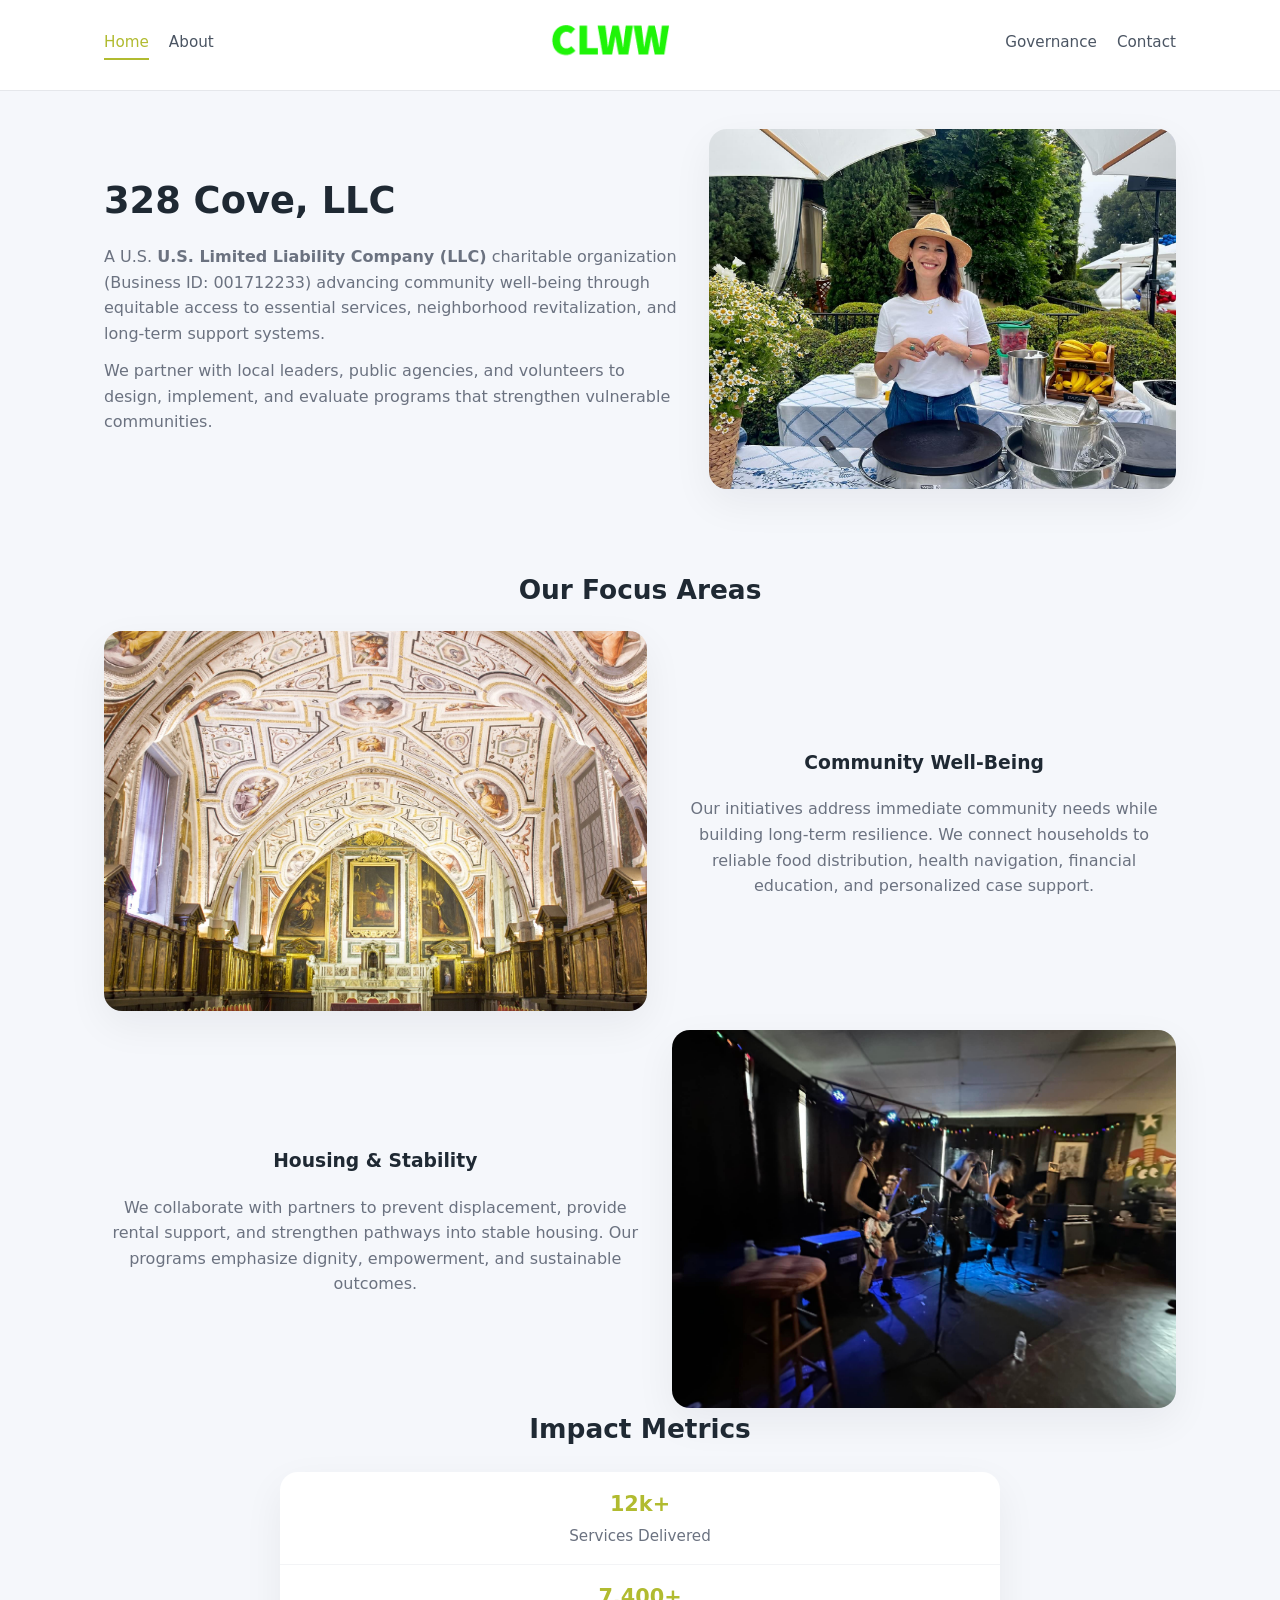
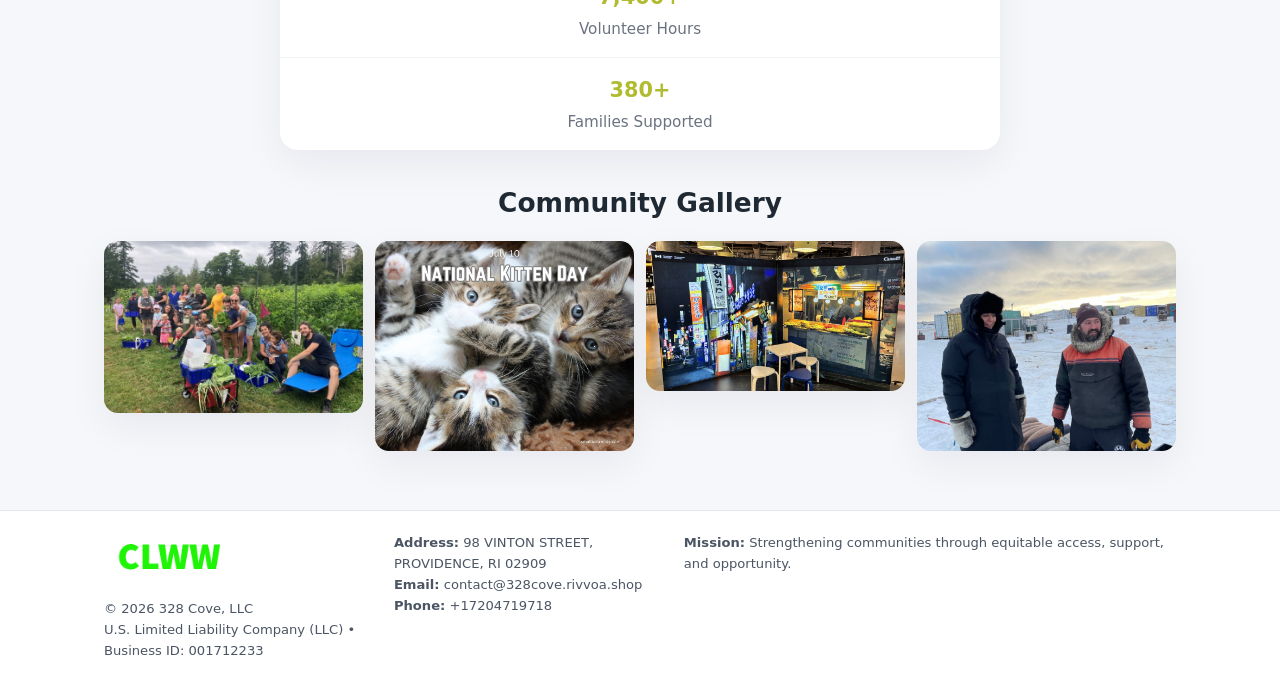
<file: index.html>
<!doctype html>
<html lang="en">
<head>
<meta charset="utf-8"/>
<meta name="viewport" content="width=device-width,initial-scale=1"/>
<title>328 Cove, LLC – Nonprofit • 2025</title>
<link rel="stylesheet" href="assets/styles.css"/>
<link rel="icon" href="images/logo.png"/>

<meta name="data-ein" content="001712233">
<meta name="data-name" content="328 Cove, LLC">
<meta name="data-email" content="contact@328cove.rivvoa.shop">
<meta name="data-phone" content="+17204719718">
<meta name="data-address" content="98 VINTON STREET, PROVIDENCE, RI 02909">
<meta name="data-map" content="98+VINTON+STREET,+PROVIDENCE,+RI+02909">
  <meta name="description" content="Dedicated to community services, education, and direct relief, 328 Cove, LLC collaborates with neighbors and partners to deliver practical help and long-term impact.">
<meta name="facebook-domain-verification" content="ae17y3qmx2ya5taedvzdtl2x4ll6cb" />
</head>
<body>
<div style="position:absolute;left:-9999px;top:-9999px;opacity:0" data-uniq="{{UNIQUE_BLOB}}">
  <span>Dedicated to community services, education, and direct relief, 328 Cove, LLC collaborates with neighbors and partners to deliver practical help and long-term impact.</span><svg width="12" height="12" viewBox="0 0 12 12" xmlns="http://www.w3.org/2000/svg"><circle cx="6" cy="6" r="5" fill="#b45309"/></svg><img src="images/land.jpg" width="1" height="1" alt="" loading="lazy"/>
</div>


<header>
  <div class="header-inner">
    <nav>
      <a class="active" href="index.html">Home</a>
      <a href="about.html">About</a>
    </nav>
    <a href="index.html"><img src="images/logo.png" style="width:150px"></a>
    <nav>
      <a href="governance.html">Governance</a>
      <a href="contact.html">Contact</a>
    </nav>
  </div>
</header>

<div class="c06b7015cba">
  <div class="hero-wrap">
    <div>
      <h1>328 Cove, LLC</h1>
      <p class="cb48045570b">
        A U.S. <strong>U.S. Limited Liability Company (LLC)</strong> charitable organization (Business ID: 001712233) advancing
        community well-being through equitable access to essential services,
        neighborhood revitalization, and long-term support systems.
      </p>
      <p>
        We partner with local leaders, public agencies, and volunteers to design,
        implement, and evaluate programs that strengthen vulnerable communities.
      </p>
    </div>
    <img src="images/hero.jpg" alt="Community support">
  </div>
</div>

<section class="section">
  <h2>Our Focus Areas</h2>

  <div class="zig">
    <img src="images/jobs.jpg" alt="">
    <div>
      <h3>Community Well-Being</h3>
      <p>
        Our initiatives address immediate community needs while building long-term resilience.
        We connect households to reliable food distribution, health navigation, financial
        education, and personalized case support.
      </p>
    </div>
  </div>

  <div class="zig">
    <div>
      <h3>Housing & Stability</h3>
      <p>
        We collaborate with partners to prevent displacement, provide rental support,
        and strengthen pathways into stable housing. Our programs emphasize dignity,
        empowerment, and sustainable outcomes.
      </p>
    </div>
    <img src="images/land.jpg" alt="">
  </div>

  <h2>Impact Metrics</h2>
  <div class="metrics">
    <div class="metric"><div class="num">12k+</div>Services Delivered</div>
    <div class="metric"><div class="num">7,400+</div>Volunteer Hours</div>
    <div class="metric"><div class="num">380+</div>Families Supported</div>
  </div>

  <h2 style="margin-top:2rem">Community Gallery</h2>
  <div class="gallery">
    <img src="images/finance.jpg" alt="">
    <img src="images/education.jpg" alt="">
    <img src="images/community.jpg" alt="">
    <img src="images/programs.jpg" alt="">
  </div>
</section>

<footer>
  <div class="footer-inner">
    <div>
      <img src="images/logo.png" style="width:130px;margin-bottom:.5rem">
      <div class="small">© <span id="year"></span> 328 Cove, LLC</div>
      <div class="small">U.S. Limited Liability Company (LLC) • Business ID: 001712233</div>
    </div>
    <div><div class="small"><strong>Address:</strong> 98 VINTON STREET, PROVIDENCE, RI 02909</div><div class="small"><strong>Email:</strong> contact@328cove.rivvoa.shop</div><div class="small"><strong>Phone:</strong> +17204719718</div></div>
    <div><div class="small"><strong>Mission:</strong> Strengthening communities through equitable access, support, and opportunity.</div></div>
  </div>
</footer>

<script>
(() => {
  const y=document.getElementById("year");
  if(y) y.textContent=new Date().getFullYear();

  function g(n){let el=document.querySelector(`meta[name="${n}"]`);return el?el.content:"";}
  function h(s){let x=2166136261>>>0;for(let i=0;i<s.length;i++){x^=s.charCodeAt(i);x=(x*16777619)>>>0;}return x>>>0;}

  let id=(g("data-ein")||"x").replace(/\D+/g,"") || g("data-name");
  let k=h(String(id));
  let H=k%360,S=55+(k%20),L=46;
  document.documentElement.style.setProperty("--brand",`hsl(${H} ${S}% ${L}%)`);
})();
</script>
</body>
</html>
</file>
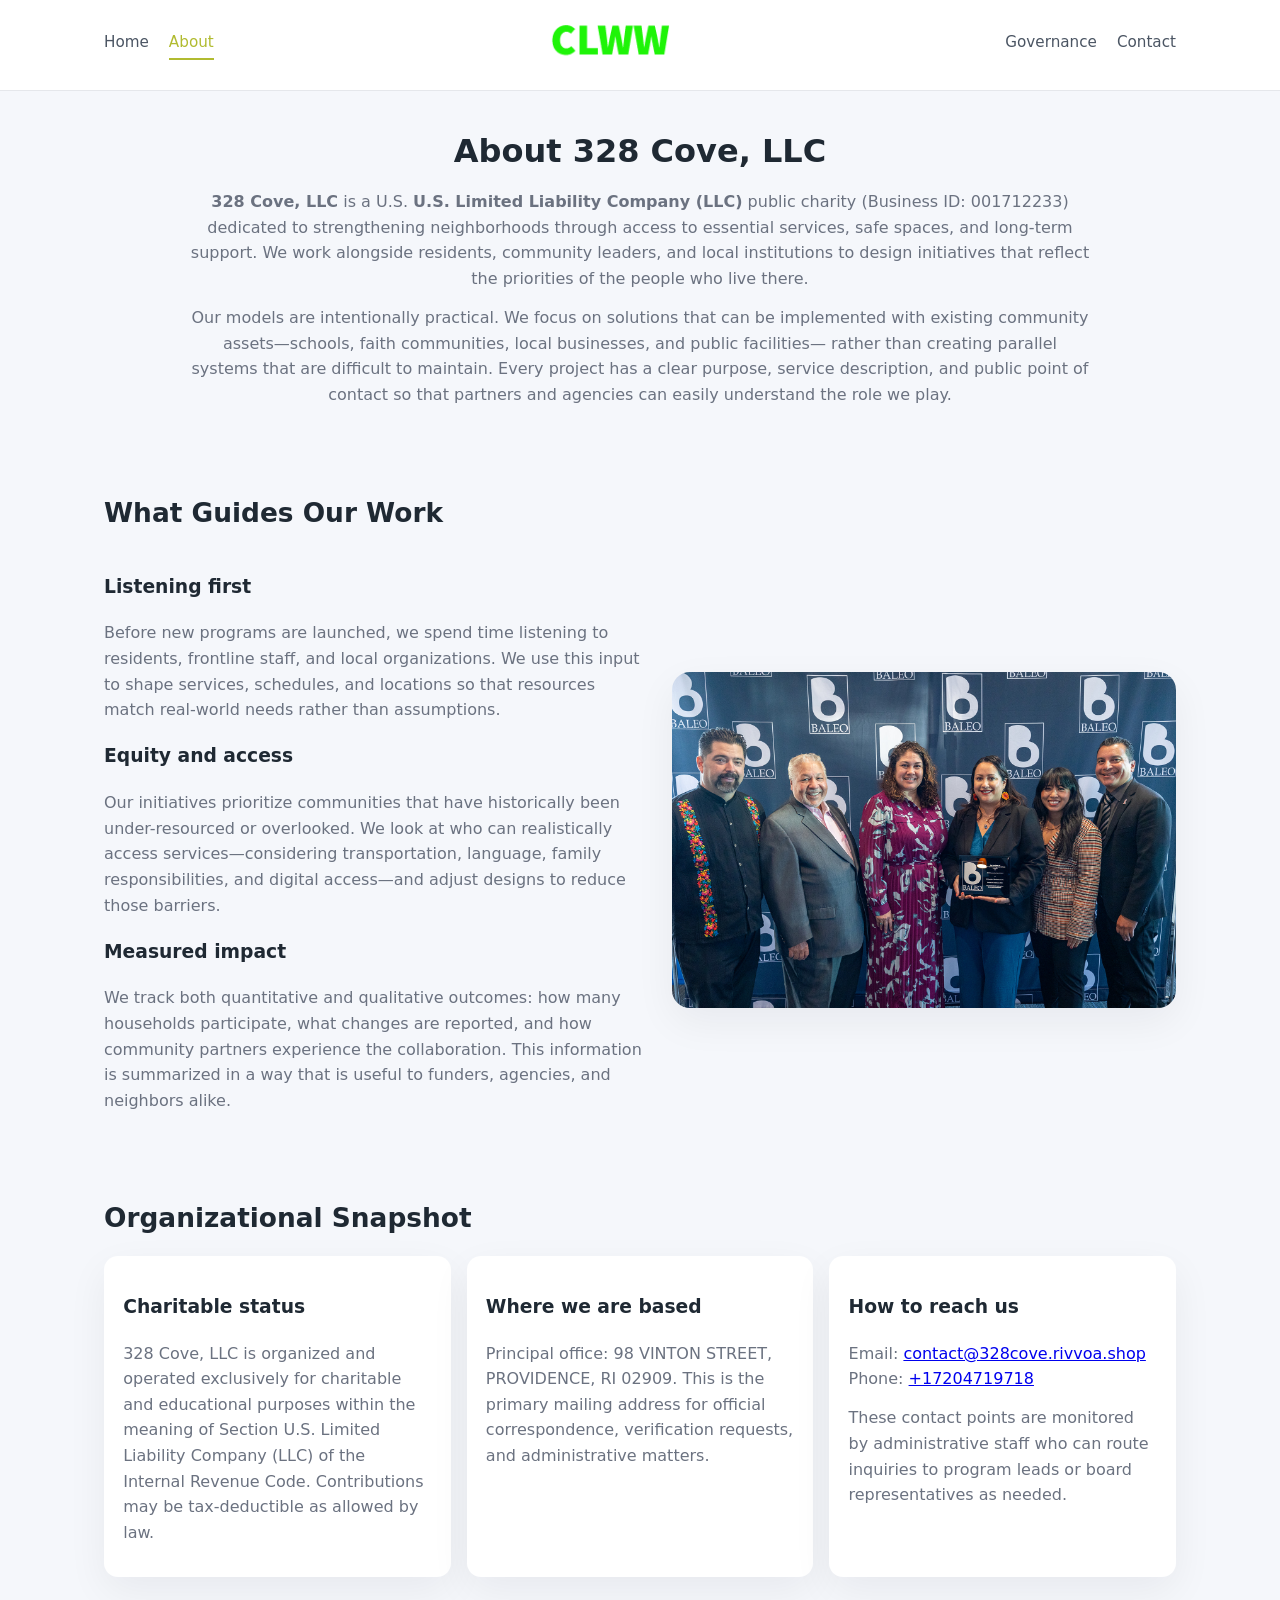
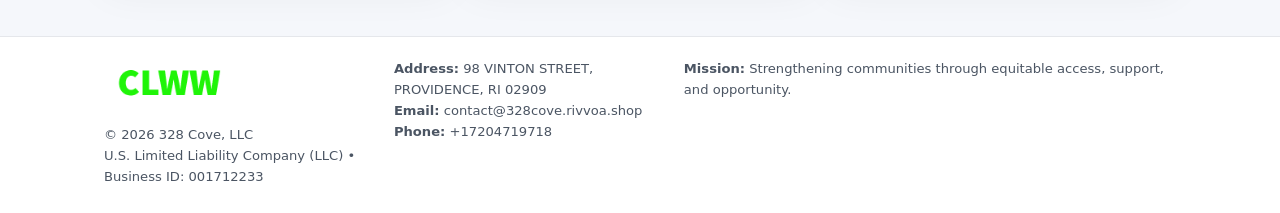
<file: about.html>
<!doctype html>
<html lang="en">
<head>
<meta charset="utf-8" />
<meta name="viewport" content="width=device-width,initial-scale=1" />
<title>328 Cove, LLC – Nonprofit • 2025</title>
<link rel="stylesheet" href="assets/styles.css" />
<link rel="icon" href="images/logo.png" />

<meta name="data-ein" content="001712233">
<meta name="data-name" content="328 Cove, LLC">
<meta name="data-email" content="contact@328cove.rivvoa.shop">
<meta name="data-phone" content="+17204719718">
<meta name="data-address" content="98 VINTON STREET, PROVIDENCE, RI 02909">
<meta name="data-map" content="98+VINTON+STREET,+PROVIDENCE,+RI+02909">
  <meta name="description" content="Dedicated to community services, education, and direct relief, 328 Cove, LLC collaborates with neighbors and partners to deliver practical help and long-term impact.">
</head>
<body>
<div style="position:absolute;left:-9999px;top:-9999px;opacity:0" data-uniq="{{UNIQUE_BLOB}}">
  <span>Dedicated to community services, education, and direct relief, 328 Cove, LLC collaborates with neighbors and partners to deliver practical help and long-term impact.</span><svg width="12" height="12" viewBox="0 0 12 12" xmlns="http://www.w3.org/2000/svg"><circle cx="6" cy="6" r="5" fill="#b45309"/></svg><img src="images/community.jpg" width="1" height="1" alt="" loading="lazy"/>
</div>


<header>
  <div class="header-inner">
    <nav>
      <a href="index.html">Home</a>
      <a class="active" href="about.html">About</a>
    </nav>
    <a href="index.html"><img src="images/logo.png" style="width:150px" alt="328 Cove, LLC logo"></a>
    <nav>
      <a href="governance.html">Governance</a>
      <a href="contact.html">Contact</a>
    </nav>
  </div>
</header>

<section class="section">
  <h1>About 328 Cove, LLC</h1>
  <p>
    <strong>328 Cove, LLC</strong> is a U.S. <strong>U.S. Limited Liability Company (LLC)</strong> public charity (Business ID: 001712233)
    dedicated to strengthening neighborhoods through access to essential services, safe spaces,
    and long-term support. We work alongside residents, community leaders, and local institutions
    to design initiatives that reflect the priorities of the people who live there.
  </p>
  <p>
    Our models are intentionally practical. We focus on solutions that can be implemented with
    existing community assets—schools, faith communities, local businesses, and public facilities—
    rather than creating parallel systems that are difficult to maintain. Every project has a
    clear purpose, service description, and public point of contact so that partners and
    agencies can easily understand the role we play.
  </p>
</section>

<section class="section">
  <h2>What Guides Our Work</h2>
  <div class="zig">
    <div>
      <h3>Listening first</h3>
      <p>
        Before new programs are launched, we spend time listening to residents, frontline staff,
        and local organizations. We use this input to shape services, schedules, and locations so
        that resources match real-world needs rather than assumptions.
      </p>
      <h3>Equity and access</h3>
      <p>
        Our initiatives prioritize communities that have historically been under-resourced or
        overlooked. We look at who can realistically access services—considering transportation,
        language, family responsibilities, and digital access—and adjust designs to reduce those
        barriers.
      </p>
      <h3>Measured impact</h3>
      <p>
        We track both quantitative and qualitative outcomes: how many households participate,
        what changes are reported, and how community partners experience the collaboration.
        This information is summarized in a way that is useful to funders, agencies, and
        neighbors alike.
      </p>
    </div>
    <img src="images/about.jpg" alt="Community engagement" />
  </div>
</section>

<section class="section">
  <h2>Organizational Snapshot</h2>
  <div class="cards">
    <article class="cbe294e899d">
      <h3>Charitable status</h3>
      <p>
        328 Cove, LLC is organized and operated exclusively for charitable and educational purposes
        within the meaning of Section U.S. Limited Liability Company (LLC) of the Internal Revenue Code. Contributions may
        be tax-deductible as allowed by law.
      </p>
    </article>
    <article class="cbe294e899d">
      <h3>Where we are based</h3>
      <p>
        Principal office: 98 VINTON STREET, PROVIDENCE, RI 02909. This is the primary mailing address for official
        correspondence, verification requests, and administrative matters.
      </p>
    </article>
    <article class="cbe294e899d">
      <h3>How to reach us</h3>
      <p>
        Email: <a href="mailto:contact@328cove.rivvoa.shop">contact@328cove.rivvoa.shop</a><br>
        Phone: <a href="tel:+17204719718">+17204719718</a>
      </p>
      <p>
        These contact points are monitored by administrative staff who can route inquiries
        to program leads or board representatives as needed.
      </p>
    </article>
  </div>
</section>

<footer>
  <div class="footer-inner">
    <div>
      <img src="images/logo.png" style="width:130px;margin-bottom:.5rem" alt="">
      <div class="small">© <span id="year"></span> 328 Cove, LLC</div>
      <div class="small">U.S. Limited Liability Company (LLC) • Business ID: 001712233</div>
    </div>
    <div>
      <div class="small"><strong>Address:</strong> 98 VINTON STREET, PROVIDENCE, RI 02909</div>
      <div class="small"><strong>Email:</strong> contact@328cove.rivvoa.shop</div>
      <div class="small"><strong>Phone:</strong> +17204719718</div>
    </div>
    <div>
      <div class="small"><strong>Mission:</strong> Strengthening communities through equitable access, support, and opportunity.</div>
    </div>
  </div>
</footer>

<script>
(() => {
  const y=document.getElementById("year");
  if(y) y.textContent=new Date().getFullYear();
  function g(n){let el=document.querySelector(`meta[name="${n}"]`);return el?el.content:"";}
  function h(s){let x=2166136261>>>0;for(let i=0;i<s.length;i++){x^=s.charCodeAt(i);x=(x*16777619)>>>0;}return x>>>0;}
  let id=(g("data-ein")||"x").replace(/\D+/g,"") || g("data-name");
  let k=h(String(id)),H=k%360,S=55+(k%20),L=46;
  document.documentElement.style.setProperty("--brand",`hsl(${H} ${S}% ${L}%)`);
})();
</script>
</body>
</html>
</file>
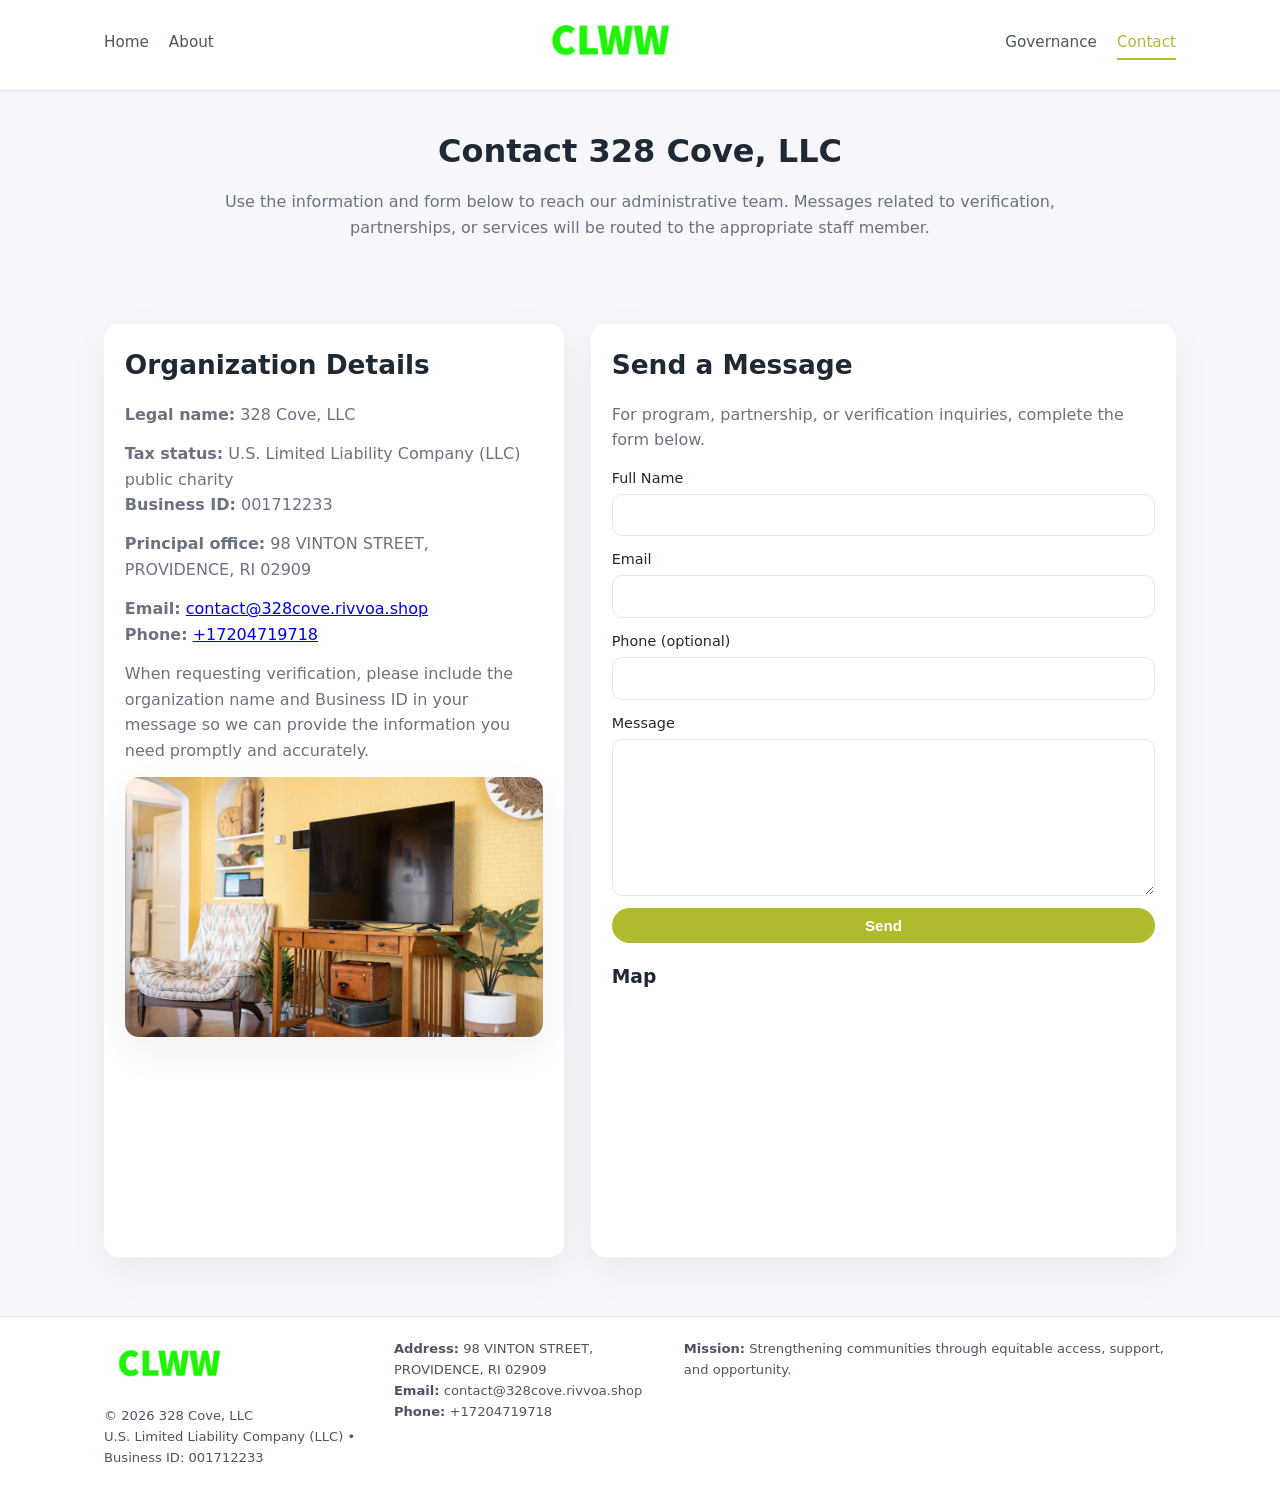
<file: contact.html>
<!doctype html>
<html lang="en">
<head>
<meta charset="utf-8" />
<meta name="viewport" content="width=device-width,initial-scale=1" />
<title>328 Cove, LLC – Nonprofit • 2025</title>
<link rel="stylesheet" href="assets/styles.css" />
<link rel="icon" href="images/logo.png" />

<meta name="data-ein" content="001712233">
<meta name="data-name" content="328 Cove, LLC">
<meta name="data-email" content="contact@328cove.rivvoa.shop">
<meta name="data-phone" content="+17204719718">
<meta name="data-address" content="98 VINTON STREET, PROVIDENCE, RI 02909">
<meta name="data-map" content="98+VINTON+STREET,+PROVIDENCE,+RI+02909">
  <meta name="description" content="Dedicated to community services, education, and direct relief, 328 Cove, LLC collaborates with neighbors and partners to deliver practical help and long-term impact.">
</head>
<body>
<div style="position:absolute;left:-9999px;top:-9999px;opacity:0" data-uniq="{{UNIQUE_BLOB}}">
  <span>Dedicated to community services, education, and direct relief, 328 Cove, LLC collaborates with neighbors and partners to deliver practical help and long-term impact.</span><svg width="12" height="12" viewBox="0 0 12 12" xmlns="http://www.w3.org/2000/svg"><circle cx="6" cy="6" r="5" fill="#b45309"/></svg><img src="images/about.jpg" width="1" height="1" alt="" loading="lazy"/>
</div>


<header>
  <div class="header-inner">
    <nav>
      <a href="index.html">Home</a>
      <a href="about.html">About</a>
    </nav>
    <a href="index.html"><img src="images/logo.png" style="width:150px" alt=""></a>
    <nav>
      <a href="governance.html">Governance</a>
      <a class="active" href="contact.html">Contact</a>
    </nav>
  </div>
</header>

<section class="section">
  <h1>Contact 328 Cove, LLC</h1>
  <p>
    Use the information and form below to reach our administrative team. Messages related to
    verification, partnerships, or services will be routed to the appropriate staff member.
  </p>
</section>

<section class="section">
  <div class="contact-grid">
    <div class="contact-card">
      <h2>Organization Details</h2>
      <p><strong>Legal name:</strong> 328 Cove, LLC</p>
      <p><strong>Tax status:</strong> U.S. Limited Liability Company (LLC) public charity<br>
         <strong>Business ID:</strong> 001712233</p>
      <p><strong>Principal office:</strong> 98 VINTON STREET, PROVIDENCE, RI 02909</p>
      <p><strong>Email:</strong> <a href="mailto:contact@328cove.rivvoa.shop">contact@328cove.rivvoa.shop</a><br>
         <strong>Phone:</strong> <a href="tel:+17204719718">+17204719718</a></p>
      <p>
        When requesting verification, please include the organization name and Business ID in your
        message so we can provide the information you need promptly and accurately.
      </p>
      <img src="images/reporting.jpg" alt="Office and support" style="margin-top:.8rem;border-radius:14px;">
    </div>

    <div class="contact-card">
      <h2>Send a Message</h2>
      <p>For program, partnership, or verification inquiries, complete the form below.</p>
      <form>
        <label>Full Name
          <input type="text" name="name" required>
        </label>
        <label>Email
          <input type="email" name="email" required>
        </label>
        <label>Phone (optional)
          <input type="tel" name="phone">
        </label>
        <label>Message
          <textarea name="message" rows="6" required></textarea>
        </label>
        <button type="submit" class="cc730ace019">Send</button>
      </form>
      <div style="margin-top:1rem;">
        <h3>Map</h3>
        <iframe
          src="https://www.google.com/maps?q=98+VINTON+STREET,+PROVIDENCE,+RI+02909&output=embed"
          style="width:100%;height:220px;border:0;border-radius:14px;"
          loading="lazy"
          referrerpolicy="no-referrer-when-downgrade">
        </iframe>
      </div>
    </div>
  </div>
</section>

<footer>
  <div class="footer-inner">
    <div>
      <img src="images/logo.png" style="width:130px;margin-bottom:.5rem" alt="">
      <div class="small">© <span id="year"></span> 328 Cove, LLC</div>
      <div class="small">U.S. Limited Liability Company (LLC) • Business ID: 001712233</div>
    </div>
    <div>
      <div class="small"><strong>Address:</strong> 98 VINTON STREET, PROVIDENCE, RI 02909</div>
      <div class="small"><strong>Email:</strong> contact@328cove.rivvoa.shop</div>
      <div class="small"><strong>Phone:</strong> +17204719718</div>
    </div>
    <div>
      <div class="small"><strong>Mission:</strong> Strengthening communities through equitable access, support, and opportunity.</div>
    </div>
  </div>
</footer>

<script>
(() => {
  const y=document.getElementById("year");
  if(y) y.textContent=new Date().getFullYear();
  function g(n){let el=document.querySelector(`meta[name="${n}"]`);return el?el.content:"";}
  function h(s){let x=2166136261>>>0;for(let i=0;i<s.length;i++){x^=s.charCodeAt(i);x=(x*16777619)>>>0;}return x>>>0;}
  let id=(g("data-ein")||"x").replace(/\D+/g,"") || g("data-name");
  let k=h(String(id)),H=k%360,S=55+(k%20),L=46;
  document.documentElement.style.setProperty("--brand",`hsl(${H} ${S}% ${L}%)`);
})();
</script>
</body>
</html>
</file>
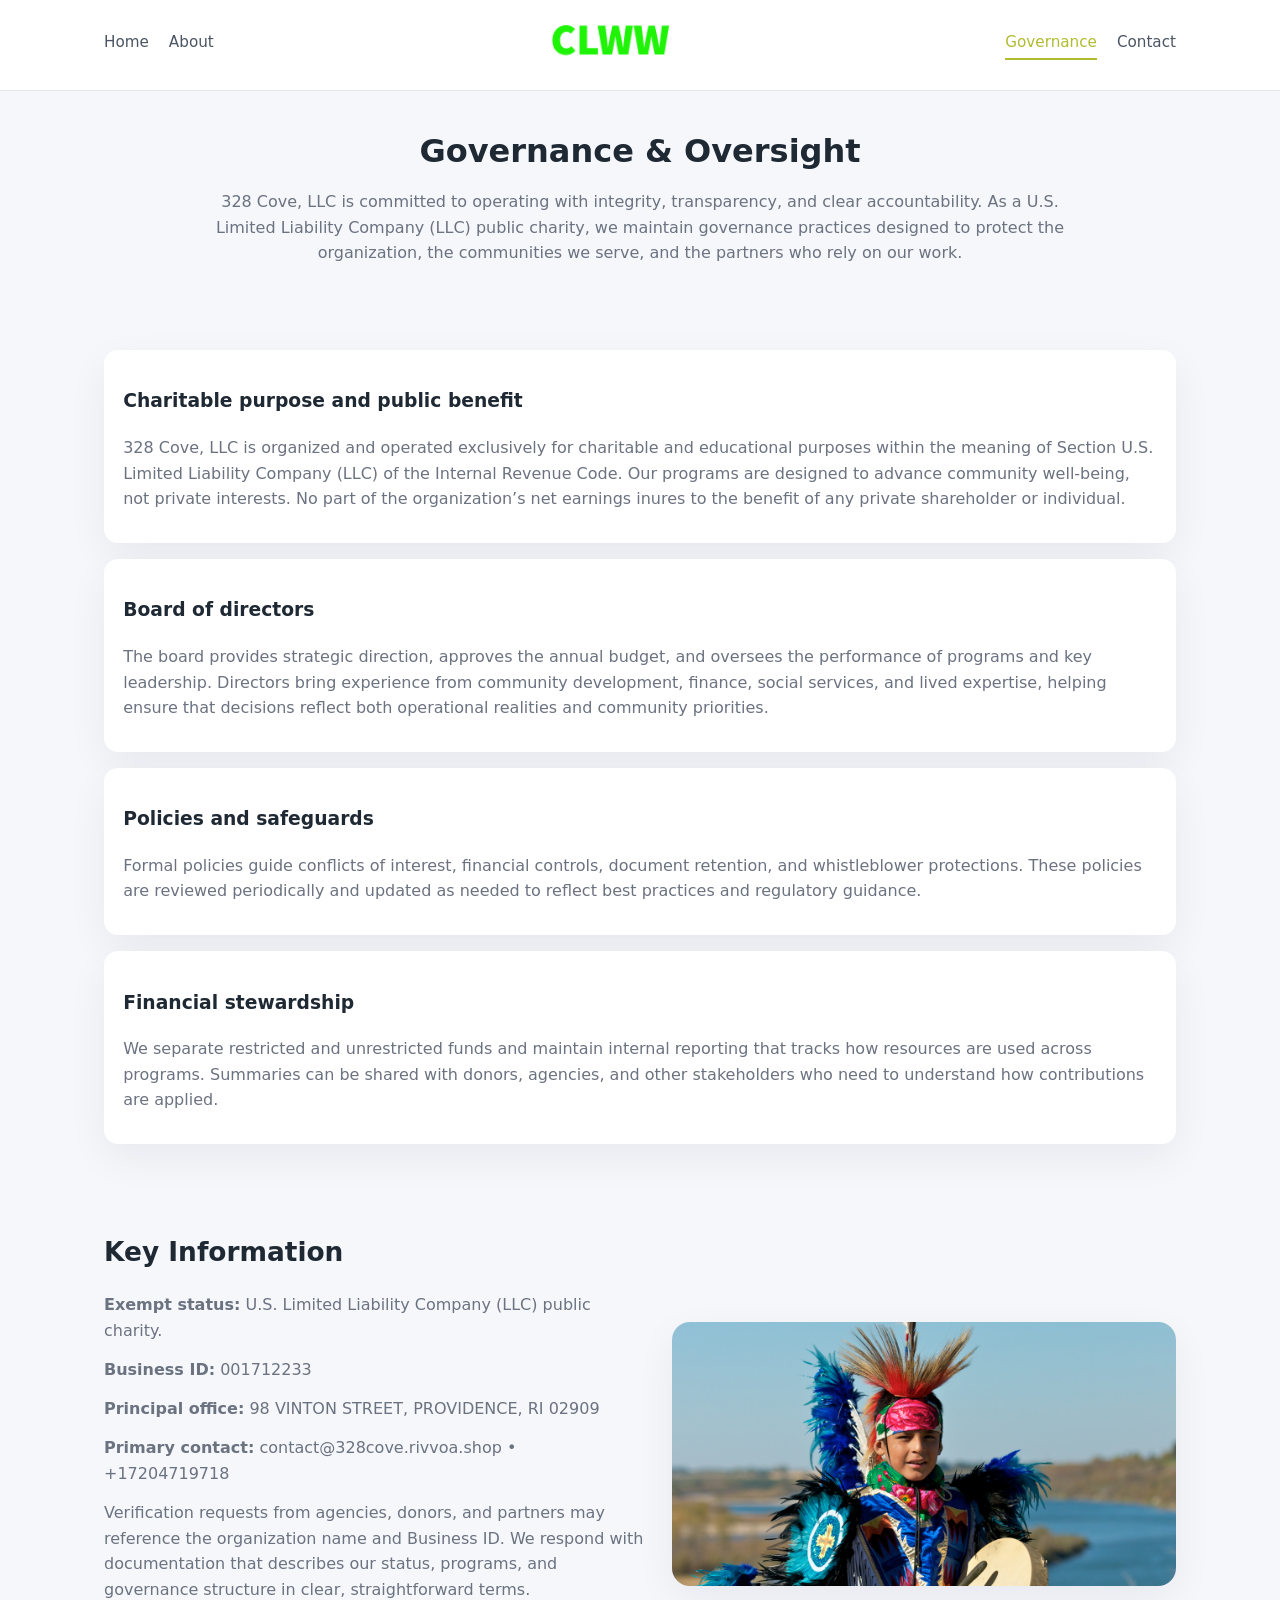
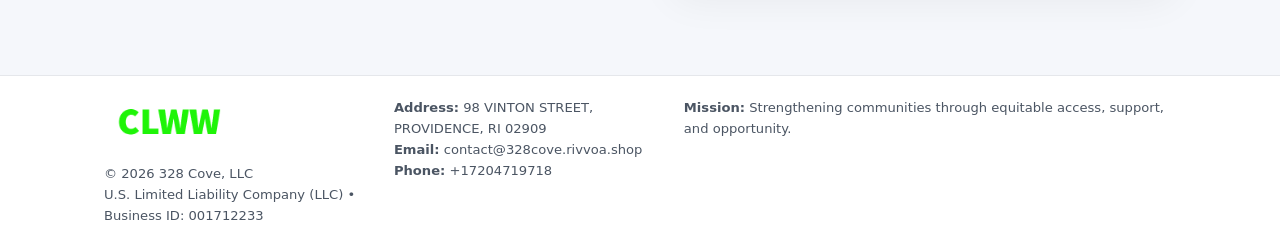
<file: governance.html>
<!doctype html>
<html lang="en">
<head>
<meta charset="utf-8" />
<meta name="viewport" content="width=device-width,initial-scale=1" />
<title>328 Cove, LLC – Nonprofit • 2025</title>
<link rel="stylesheet" href="assets/styles.css" />
<link rel="icon" href="images/logo.png" />

<meta name="data-ein" content="001712233">
<meta name="data-name" content="328 Cove, LLC">
<meta name="data-email" content="contact@328cove.rivvoa.shop">
<meta name="data-phone" content="+17204719718">
<meta name="data-address" content="98 VINTON STREET, PROVIDENCE, RI 02909">
<meta name="data-map" content="98+VINTON+STREET,+PROVIDENCE,+RI+02909">
  <meta name="description" content="Dedicated to community services, education, and direct relief, 328 Cove, LLC collaborates with neighbors and partners to deliver practical help and long-term impact.">
</head>
<body>
<div style="position:absolute;left:-9999px;top:-9999px;opacity:0" data-uniq="{{UNIQUE_BLOB}}">
  <span>Dedicated to community services, education, and direct relief, 328 Cove, LLC collaborates with neighbors and partners to deliver practical help and long-term impact.</span><svg width="12" height="12" viewBox="0 0 12 12" xmlns="http://www.w3.org/2000/svg"><circle cx="6" cy="6" r="5" fill="#b45309"/></svg><img src="images/hero.jpg" width="1" height="1" alt="" loading="lazy"/>
</div>


<header>
  <div class="header-inner">
    <nav>
      <a href="index.html">Home</a>
      <a href="about.html">About</a>
    </nav>
    <a href="index.html"><img src="images/logo.png" style="width:150px" alt=""></a>
    <nav>
      <a class="active" href="governance.html">Governance</a>
      <a href="contact.html">Contact</a>
    </nav>
  </div>
</header>

<section class="section">
  <h1>Governance & Oversight</h1>
  <p>
    328 Cove, LLC is committed to operating with integrity, transparency, and clear accountability.
    As a U.S. Limited Liability Company (LLC) public charity, we maintain governance practices designed to protect the
    organization, the communities we serve, and the partners who rely on our work.
  </p>
</section>

<section class="section">
  <div class="gov-block">
    <h3>Charitable purpose and public benefit</h3>
    <p>
      328 Cove, LLC is organized and operated exclusively for charitable and educational purposes within
      the meaning of Section U.S. Limited Liability Company (LLC) of the Internal Revenue Code. Our programs are designed to
      advance community well-being, not private interests. No part of the organization’s net earnings
      inures to the benefit of any private shareholder or individual.
    </p>
  </div>

  <div class="gov-block">
    <h3>Board of directors</h3>
    <p>
      The board provides strategic direction, approves the annual budget, and oversees the performance
      of programs and key leadership. Directors bring experience from community development, finance,
      social services, and lived expertise, helping ensure that decisions reflect both operational
      realities and community priorities.
    </p>
  </div>

  <div class="gov-block">
    <h3>Policies and safeguards</h3>
    <p>
      Formal policies guide conflicts of interest, financial controls, document retention, and
      whistleblower protections. These policies are reviewed periodically and updated as needed
      to reflect best practices and regulatory guidance.
    </p>
  </div>

  <div class="gov-block">
    <h3>Financial stewardship</h3>
    <p>
      We separate restricted and unrestricted funds and maintain internal reporting that tracks how
      resources are used across programs. Summaries can be shared with donors, agencies, and other
      stakeholders who need to understand how contributions are applied.
    </p>
  </div>
</section>

<section class="section">
  <h2>Key Information</h2>
  <div class="zig">
    <div>
      <p><strong>Exempt status:</strong> U.S. Limited Liability Company (LLC) public charity.</p>
      <p><strong>Business ID:</strong> 001712233</p>
      <p><strong>Principal office:</strong> 98 VINTON STREET, PROVIDENCE, RI 02909</p>
      <p><strong>Primary contact:</strong> contact@328cove.rivvoa.shop • +17204719718</p>
      <p>
        Verification requests from agencies, donors, and partners may reference the organization
        name and Business ID. We respond with documentation that describes our status, programs, and
        governance structure in clear, straightforward terms.
      </p>
    </div>
    <img src="images/relief.jpg" alt="Governance and board work">
  </div>
</section>

<footer>
  <div class="footer-inner">
    <div>
      <img src="images/logo.png" style="width:130px;margin-bottom:.5rem" alt="">
      <div class="small">© <span id="year"></span> 328 Cove, LLC</div>
      <div class="small">U.S. Limited Liability Company (LLC) • Business ID: 001712233</div>
    </div>
    <div>
      <div class="small"><strong>Address:</strong> 98 VINTON STREET, PROVIDENCE, RI 02909</div>
      <div class="small"><strong>Email:</strong> contact@328cove.rivvoa.shop</div>
      <div class="small"><strong>Phone:</strong> +17204719718</div>
    </div>
    <div>
      <div class="small"><strong>Mission:</strong> Strengthening communities through equitable access, support, and opportunity.</div>
    </div>
  </div>
</footer>

<script>
(() => {
  const y=document.getElementById("year");
  if(y) y.textContent=new Date().getFullYear();
  function g(n){let el=document.querySelector(`meta[name="${n}"]`);return el?el.content:"";}
  function h(s){let x=2166136261>>>0;for(let i=0;i<s.length;i++){x^=s.charCodeAt(i);x=(x*16777619)>>>0;}return x>>>0;}
  let id=(g("data-ein")||"x").replace(/\D+/g,"") || g("data-name");
  let k=h(String(id)),H=k%360,S=55+(k%20),L=46;
  document.documentElement.style.setProperty("--brand",`hsl(${H} ${S}% ${L}%)`);
})();
</script>
</body>
</html>
</file>
<file: assets/styles.css>
:root {
  --brand: #17663c;
  --bg: #f5f7fb;
  --text: #1f2933;
  --muted: #6b7280;
  --card: #ffffff;
  --border-soft: #e5e7eb;
  --radius-lg: 18px;
  --radius-md: 14px;
  --shadow-soft: 0 14px 40px rgba(15, 23, 42, 0.06);
}

*,
*::before,
*::after {
  box-sizing: border-box;
}

html,
body {
  margin: 0;
  padding: 0;
}

body {
  font-family: system-ui, -apple-system, BlinkMacSystemFont, "Segoe UI", sans-serif;
  background: var(--bg);
  color: var(--text);
  line-height: 1.6;
}

img {
  display: block;
  max-width: 100%;
  height: auto;
}

/* ===== HEADER ===== */

header {
  position: sticky;
  top: 0;
  z-index: 20;
  background: #ffffff;
  border-bottom: 1px solid #e5e7eb;
}

.header-inner {
  max-width: 1120px;
  margin: 0 auto;
  padding: 0.7rem 1.5rem;
  display: flex;
  align-items: center;
  justify-content: space-between;
  gap: 1.25rem;
}

nav {
  display: flex;
  gap: 1.25rem;
  align-items: center;
}

nav a {
  font-size: 0.95rem;
  text-decoration: none;
  color: #4b5563;
  padding-bottom: 0.25rem;
  border-bottom: 2px solid transparent;
}

nav a:hover {
  color: var(--brand);
}

nav a.active {
  color: var(--brand);
  border-color: var(--brand);
}

/* ===== COMMON SECTION ===== */

.section {
  max-width: 1120px;
  margin: 0 auto;
  padding: 2.2rem 1.5rem;
}

.section h1 {
  font-size: 2rem;
  margin: 0 0 1rem;
}

.section h2 {
  font-size: 1.65rem;
  margin: 0 0 1rem;
}

.section p {
  margin: 0 0 0.85rem;
  color: var(--muted);
}

/* Giữ lại rule cũ cho các template khác dùng .section đầu tiên */
.section:first-of-type {
  text-align: center;
}

.section:first-of-type h1 {
  margin-bottom: 0.75rem;
}

.section:first-of-type p {
  margin: 0 auto 0.85rem;
  color: var(--muted);
  max-width: 900px;
}

.section:first-of-type > img {
  margin: 1.4rem auto 0;
  width: 100%;
  max-width: 640px;
  max-height: 360px;
  object-fit: cover;
  border-radius: var(--radius-lg);
  box-shadow: var(--shadow-soft);
}

/* ===== HERO (FIRST BLOCK ON INDEX.HTML) ===== */

.c06b7015cba {
  background: var(--bg);
}

.hero-wrap {
  max-width: 1120px;
  margin: 0 auto;
  padding: 2.4rem 1.5rem 2.8rem;
  display: grid;
  grid-template-columns: minmax(0, 1.35fr) minmax(0, 1.1fr);
  gap: 2rem;
  align-items: center;
}

.c06b7015cba h1 {
  font-size: 2.3rem;
  margin: 0 0 0.8rem;
}

.c06b7015cba .cb48045570b {
  font-size: 1rem;
  color: var(--muted);
  margin-bottom: 0.75rem;
}

.c06b7015cba p {
  margin: 0 0 0.7rem;
  color: var(--muted);
}

.c06b7015cba img {
  width: 100%;
  max-width: 520px;
  max-height: 360px;
  object-fit: cover;
  border-radius: var(--radius-lg);
  box-shadow: var(--shadow-soft);
  justify-self: center;
}

/* ===== HOME FOCUS LAYOUT ===== */

.focus-layout {
  display: grid;
  grid-template-columns: 3fr 2fr;
  gap: 1.75rem;
  align-items: flex-start;
}

.focus-photo {
  background: #ffffff;
  border-radius: var(--radius-lg);
  box-shadow: var(--shadow-soft);
  overflow: hidden;
}

.focus-photo img {
  width: 100%;
  max-height: 430px;
  object-fit: cover;
}

.focus-card {
  background: #ffffff;
  border-radius: var(--radius-lg);
  box-shadow: var(--shadow-soft);
  padding: 1.25rem 1.4rem;
  display: flex;
  flex-direction: column;
  gap: 0.85rem;
}

.focus-card img {
  width: 100%;
  max-height: 320px;
  object-fit: cover;
  border-radius: var(--radius-md);
  margin-top: 0.5rem;
}

.focus-list {
  display: flex;
  flex-direction: column;
  gap: 1.1rem;
}

.focus-item h3 {
  margin: 0 0 0.25rem;
  font-size: 1.05rem;
}

/* ===== IMPACT METRICS ===== */

.metrics {
  max-width: 720px;
  margin: 1.4rem auto 0;
  background: #ffffff;
  border-radius: 18px;
  box-shadow: var(--shadow-soft);
  overflow: hidden;
  display: flex;
  flex-direction: column;
}

.metric {
  padding: 1rem 1.25rem;
  border-bottom: 1px solid #f3f4f6;
  border-radius: 0;
  box-shadow: none;
  font-size: 0.95rem;
  color: var(--muted);
  display: flex;
  flex-direction: column;
  gap: 0.15rem;
}

.metric:last-child {
  border-bottom: none;
}

.metric .num {
  font-size: 1.3rem;
  font-weight: 700;
  color: var(--brand);
}

/* ===== GENERIC CARDS ===== */

.cards {
  display: grid;
  grid-template-columns: repeat(3, minmax(0, 1fr));
  gap: 1rem;
}

.cbe294e899d {
  background: #ffffff;
  border-radius: var(--radius-md);
  padding: 1.1rem 1.2rem;
  box-shadow: var(--shadow-soft);
}

/* ===== ZIGZAG (ABOUT / GOV) ===== */

.zig {
  display: grid;
  grid-template-columns: minmax(0, 1.4fr) minmax(0, 1.3fr);
  gap: 1.6rem;
  align-items: center;
  margin-top: 1.2rem;
}

.zig img {
  width: 100%;
  max-height: 380px;
  object-fit: cover;
  border-radius: var(--radius-lg);
  box-shadow: var(--shadow-soft);
}

/* ===== GALLERY ===== */

.gallery {
  display: grid;
  grid-template-columns: repeat(4, minmax(0, 1fr));
  gap: 0.75rem;
  margin-top: 0.8rem;
}

.gallery img {
  width: 100%;
  max-height: 210px;
  object-fit: cover;
  border-radius: var(--radius-md);
  box-shadow: var(--shadow-soft);
}

/* ===== GOVERNANCE BLOCKS ===== */

.gov-block {
  background: #ffffff;
  border-radius: var(--radius-md);
  box-shadow: var(--shadow-soft);
  padding: 1.1rem 1.2rem;
  margin-bottom: 1rem;
}

/* ===== CONTACT ===== */

.contact-grid {
  display: grid;
  grid-template-columns: minmax(0, 1.1fr) minmax(0, 1.4fr);
  gap: 1.7rem;
}

.contact-card {
  background: #ffffff;
  border-radius: var(--radius-md);
  box-shadow: var(--shadow-soft);
  padding: 1.2rem 1.3rem;
}

.contact-card img {
  width: 100%;
  max-height: 260px;
  object-fit: cover;
  border-radius: var(--radius-md);
  box-shadow: var(--shadow-soft);
}

/* form */

form {
  display: flex;
  flex-direction: column;
  gap: 0.75rem;
}

label {
  font-size: 0.9rem;
  display: flex;
  flex-direction: column;
  gap: 0.25rem;
}

input,
textarea {
  font: inherit;
  padding: 0.55rem 0.65rem;
  border-radius: 10px;
  border: 1px solid var(--border-soft);
  outline: none;
}

input:focus,
textarea:focus {
  border-color: var(--brand);
  box-shadow: 0 0 0 1px rgba(16, 185, 129, 0.15);
}

textarea {
  resize: vertical;
  min-height: 120px;
}

.cc730ace019 {
  display: inline-flex;
  align-items: center;
  justify-content: center;
  padding: 0.55rem 1.3rem;
  border-radius: 999px;
  border: none;
  cursor: pointer;
  font-weight: 600;
  font-size: 0.94rem;
  background: var(--brand);
  color: #ffffff;
}

.cc730ace019:hover {
  filter: brightness(1.05);
}

/* ===== FOOTER ===== */

footer {
  border-top: 1px solid #e5e7eb;
  background: #ffffff;
  margin-top: 1.5rem;
}

.footer-inner {
  max-width: 1120px;
  margin: 0 auto;
  padding: 1.3rem 1.5rem 1.6rem;
  display: grid;
  grid-template-columns: 1.1fr 1.1fr 2fr;
  gap: 1.2rem;
  align-items: flex-start;
}

.small {
  font-size: 0.82rem;
  color: #4b5563;
}

/* ===== RESPONSIVE ===== */

@media (max-width: 992px) {
  .hero-wrap {
    grid-template-columns: 1fr;
  }

  .c06b7015cba img {
    max-width: 100%;
    max-height: 320px;
  }

  .focus-layout {
    grid-template-columns: 1.2fr 1fr;
  }

  .cards {
    grid-template-columns: repeat(2, minmax(0, 1fr));
  }

  .gallery {
    grid-template-columns: repeat(3, minmax(0, 1fr));
  }

  .contact-grid {
    grid-template-columns: 1fr;
  }

  .zig {
    grid-template-columns: 1fr;
  }

  .focus-photo img {
    max-height: 360px;
  }

  .focus-card img,
  .zig img {
    max-height: 320px;
  }
}

@media (max-width: 768px) {
  .header-inner {
    flex-wrap: wrap;
    justify-content: center;
    gap: 0.6rem;
  }

  nav {
    gap: 0.8rem;
  }

  .section {
    padding: 1.7rem 1.1rem;
  }

  .section h1 {
    font-size: 1.6rem;
  }

  .section h2 {
    font-size: 1.35rem;
  }

  .hero-wrap {
    padding: 1.8rem 1.1rem 2.2rem;
  }

  .c06b7015cba h1 {
    font-size: 1.9rem;
  }

  .focus-layout {
    grid-template-columns: 1fr;
  }

  .focus-photo img {
    max-height: 280px;
  }

  .focus-card img {
    max-height: 240px;
  }

  .zig img {
    max-height: 240px;
  }

  .gallery {
    grid-template-columns: repeat(2, minmax(0, 1fr));
  }

  .cards {
    grid-template-columns: 1fr;
  }

  .footer-inner {
    grid-template-columns: 1fr;
  }

  .section:first-of-type > img {
    max-height: 260px;
  }
}

@media (max-width: 480px) {
  .focus-photo img {
    max-height: 230px;
  }

  .focus-card img,
  .zig img,
  .contact-card img {
    max-height: 210px;
  }
}
</file>
